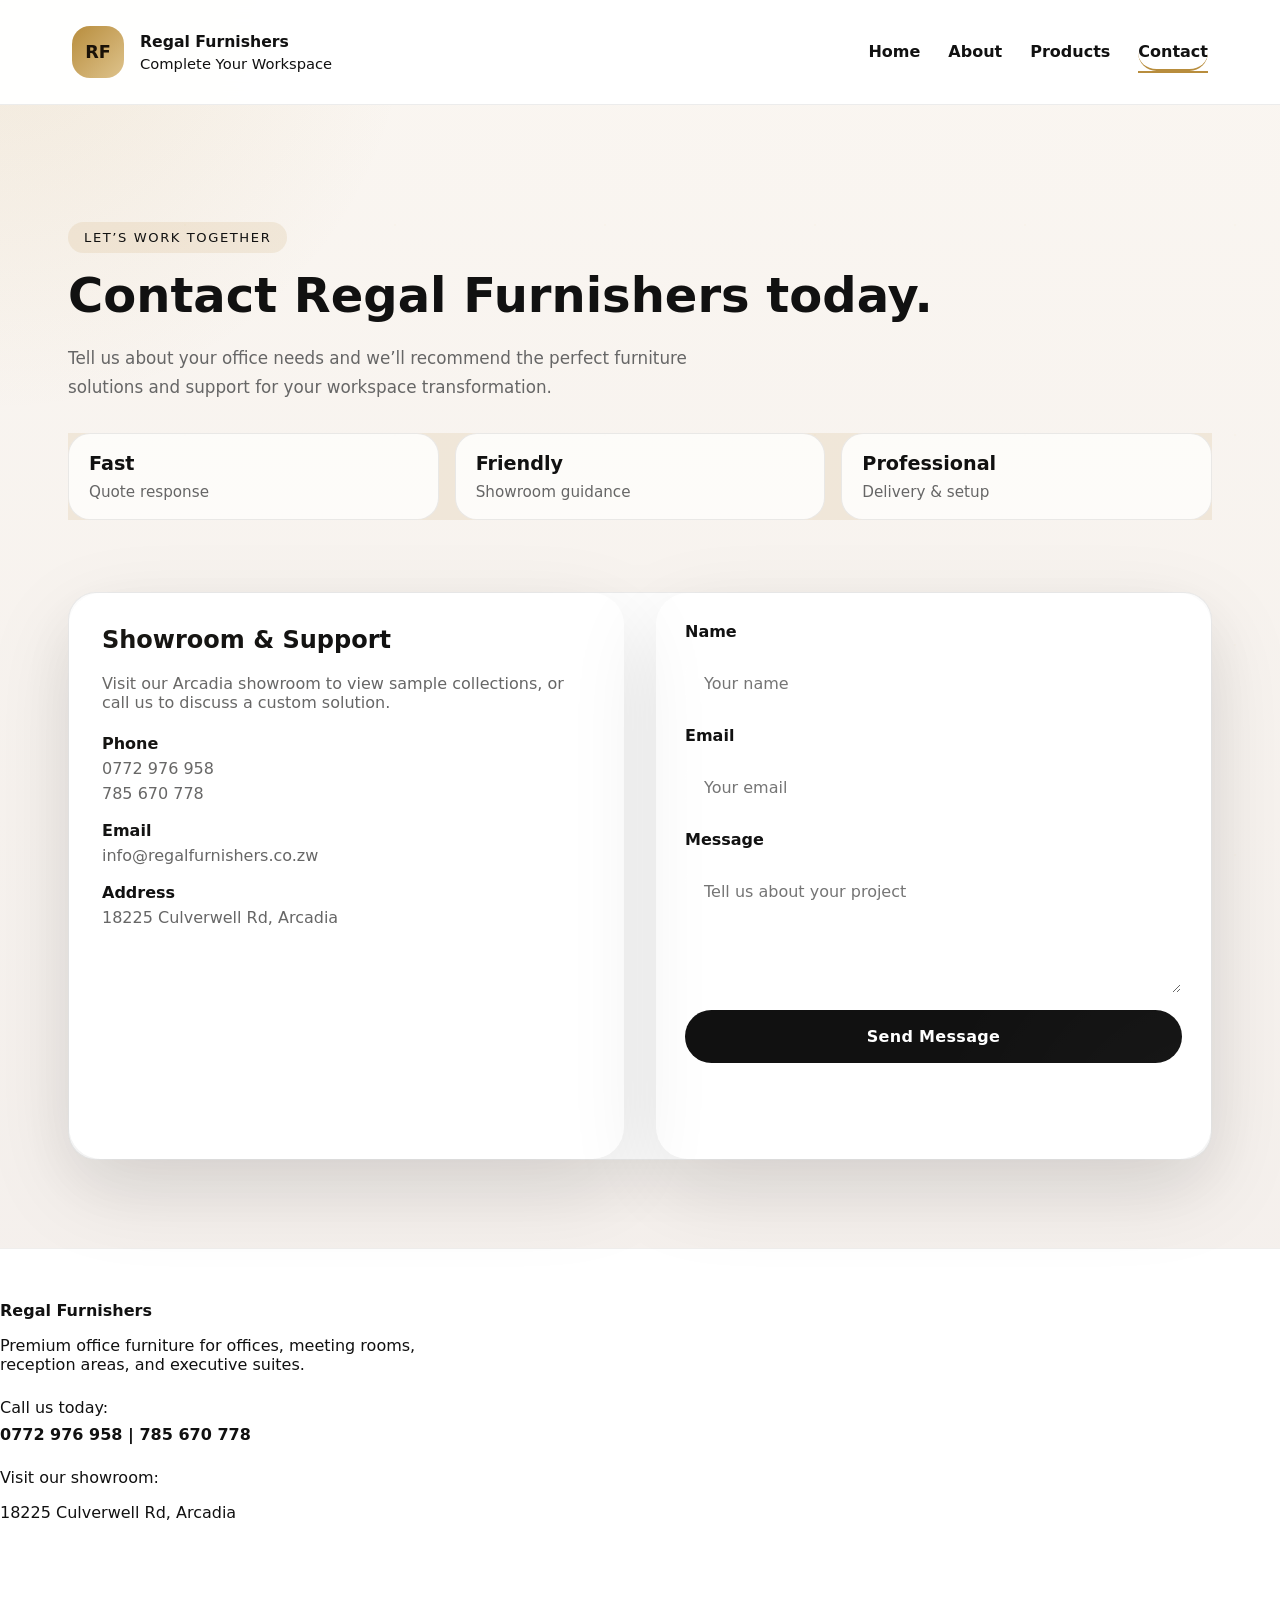
<file: contact.html>
<!DOCTYPE html>
<html lang="en">
  <head>
    <meta charset="UTF-8" />
    <meta name="viewport" content="width=device-width, initial-scale=1.0" />
    <title>Contact Regal Furnishers</title>
    <meta name="description" content="Get in touch with Regal Furnishers to request quotes, showroom visits, or custom office furniture solutions." />
    <link rel="stylesheet" href="styles.css" />
  </head>
  <body>
    <header class="site-header">
      <div class="header-inner">
        <a href="index.html" class="brand">
          <span class="brand-mark">RF</span>
          <div>
            <p class="brand-name">Regal Furnishers</p>
            <p class="brand-tag">Complete Your Workspace</p>
          </div>
        </a>
        <nav class="site-nav">
          <a href="index.html" class="nav-link">Home</a>
          <a href="about.html" class="nav-link">About</a>
          <a href="products.html" class="nav-link">Products</a>
          <a href="contact.html" class="nav-link active">Contact</a>
        </nav>
        <button class="menu-toggle" aria-label="Open navigation menu">☰</button>
      </div>
    </header>

    <main>
      <section class="page-heading reveal-up">
        <p class="section-label">Let’s work together</p>
        <h1>Contact Regal Furnishers today.</h1>
        <p class="hero-text">Tell us about your office needs and we’ll recommend the perfect furniture solutions and support for your workspace transformation.</p>
      </section>

      <section class="hero-badges reveal-up">
        <div class="badge">
          <strong>Fast</strong>
          <span>Quote response</span>
        </div>
        <div class="badge">
          <strong>Friendly</strong>
          <span>Showroom guidance</span>
        </div>
        <div class="badge">
          <strong>Professional</strong>
          <span>Delivery & setup</span>
        </div>
      </section>

      <section class="contact-panel reveal-up">
        <div class="contact-info">
          <h2>Showroom & Support</h2>
          <p>Visit our Arcadia showroom to view sample collections, or call us to discuss a custom solution.</p>
          <div class="contact-list">
            <div><strong>Phone</strong><span>0772 976 958</span><span>785 670 778</span></div>
            <div><strong>Email</strong><span>info@regalfurnishers.co.zw</span></div>
            <div><strong>Address</strong><span>18225 Culverwell Rd, Arcadia</span></div>
          </div>
        </div>
        <form id="contactForm" class="contact-form">
          <label for="name">Name</label>
          <input type="text" id="name" name="name" placeholder="Your name" required />

          <label for="email">Email</label>
          <input type="email" id="email" name="email" placeholder="Your email" required />

          <label for="message">Message</label>
          <textarea id="message" name="message" rows="5" placeholder="Tell us about your project" required></textarea>

          <button type="submit" class="btn btn-primary">Send Message</button>
          <p class="form-status" id="formStatus"></p>
        </form>
      </section>
    </main>

    <footer class="site-footer">
      <div>
        <p class="footer-title">Regal Furnishers</p>
        <p>Premium office furniture for offices, meeting rooms, reception areas, and executive suites.</p>
      </div>
      <div>
        <p class="footer-label">Call us today:</p>
        <p class="footer-contact">0772 976 958 | 785 670 778</p>
      </div>
      <div>
        <p class="footer-label">Visit our showroom:</p>
        <p>18225 Culverwell Rd, Arcadia</p>
      </div>
    </footer>

    <script src="script.js"></script>
  </body>
</html>
</file>
<file: styles.css>
:root {
  color-scheme: dark;
  --bg: #090807;
  --surface: #141212;
  --surface-alt: #1e1b19;
  --text: #f5eee7;
  --muted: #c1af95;
  --gold: #d2a43d;
  --gold-soft: #f1db9f;
  --border: rgba(255,255,255,0.08);
  --shadow: 0 20px 70px rgba(0,0,0,0.32);
}

* {
  box-sizing: border-box;
}

html {
  scroll-behavior: smooth;
}

body {
  margin: 0;
  min-height: 100vh;
  font-family: Inter, system-ui, -apple-system, BlinkMacSystemFont, 'Segoe UI', sans-serif;
  background: radial-gradient(circle at 15% 10%, rgba(210,164,61,0.12), transparent 30%),
              radial-gradient(circle at 75% 15%, rgba(255,255,255,0.05), transparent 18%),
              linear-gradient(180deg, #090807 0%, #0e0c0b 100%);
  background-attachment: fixed;
  color: var(--text);
  position: relative;
}

body::before {
  content: '';
  position: fixed;
  inset: 0;
  background-image:
    radial-gradient(circle, rgba(255,255,255,0.12) 1px, transparent 1px),
    radial-gradient(circle, rgba(210,164,61,0.12) 1px, transparent 1px);
  background-size: 120px 120px, 210px 210px;
  background-position: 0 0, 80px 120px;
  opacity: 0.22;
  pointer-events: none;
  z-index: 0;
}

img {
  width: 100%;
  display: block;
}

button,
input,
textarea {
  font: inherit;
}

button {
  cursor: pointer;
}

.site-header {
  position: sticky;
  top: 0;
  z-index: 20;
  background: rgba(255,250,244,0.92);
  border-bottom: 1px solid rgba(199,143,54,0.16);
  backdrop-filter: blur(14px);
}

.header-inner {
  max-width: 1200px;
  margin: 0 auto;
  padding: 20px 28px;
  display: flex;
  align-items: center;
  justify-content: space-between;
  gap: 20px;
}

.brand {
  display: flex;
  align-items: center;
  gap: 14px;
  text-decoration: none;
  color: inherit;
}

.brand-mark {
  width: 56px;
  height: 56px;
  display: grid;
  place-items: center;
  border-radius: 16px;
  background: linear-gradient(135deg, var(--gold), var(--gold-soft));
  color: #19130b;
  font-weight: 800;
  font-size: 1.25rem;
}

.brand-name {
  margin: 0;
  font-weight: 700;
  font-size: 0.98rem;
  color: #000;
}

.brand-tag {
  margin: 4px 0 0;
  color: #000;
  font-size: 0.92rem;
}

.site-nav {
  display: flex;
  gap: 24px;
  flex-wrap: wrap;
  transition: opacity 0.3s ease, transform 0.3s ease, max-height 0.35s ease;
}

.nav-link {
  text-decoration: none;
  color: #000;
  font-weight: 500;
  position: relative;
  padding: 8px 14px;
  border-radius: 999px;
  transition: color 0.25s ease, background 0.25s ease;
}

.nav-link:hover {
  background: rgba(255,255,255,0.12);
  color: #000;
}

.nav-link::after {
  content: '';
  position: absolute;
  left: 0;
  bottom: -4px;
  width: 100%;
  height: 2px;
  background: transparent;
  transition: background 0.3s ease;
}

.nav-link:hover,
.nav-link.active {
  color: #000;
}

.nav-link.active::after {
  background: var(--gold);
}

.menu-toggle {
  display: none;
  border: none;
  background: transparent;
  color: var(--text);
  font-size: 1.4rem;
  transition: transform 0.3s ease;
}

.menu-toggle.open {
  transform: rotate(90deg);
}

main {
  max-width: 1200px;
  margin: 0 auto;
  padding: 32px 28px 48px;
}

.section-label,
.eyebrow {
  display: inline-flex;
  align-items: center;
  justify-content: center;
  padding: 8px 16px;
  border-radius: 999px;
  background: rgba(210,164,61,0.14);
  color: var(--text);
  font-size: 0.82rem;
  letter-spacing: 0.12em;
  text-transform: uppercase;
  margin-bottom: 18px;
}

.hero-panel {
  display: grid;
  grid-template-columns: 1.1fr 0.9fr;
  gap: 40px;
  align-items: center;
  min-height: calc(100vh - 140px);
  background: rgba(255,255,255,0.02);
  border: 1px solid rgba(210,164,61,0.08);
  box-shadow: 0 40px 90px rgba(0,0,0,0.18);
  border-radius: 32px;
  padding: 24px;
  position: relative;
  overflow: hidden;
}

.hero-copy {
  padding: 30px;
  border-radius: 32px;
  background: rgba(255,255,255,0.04);
  border: 1px solid rgba(255,255,255,0.08);
  box-shadow: 0 40px 90px rgba(0,0,0,0.24);
  position: relative;
  overflow: hidden;
}

.hero-copy::before {
  content: '';
  position: absolute;
  inset: 0;
  background: radial-gradient(circle at top left, rgba(210,164,61,0.12), transparent 35%);
  pointer-events: none;
}

.hero-copy > * {
  position: relative;
  z-index: 1;
}

.hero-badges {
  display: grid;
  grid-template-columns: repeat(3, minmax(0, 1fr));
  gap: 16px;
  margin-top: 30px;
}

.badge {
  display: grid;
  gap: 8px;
  padding: 18px 20px;
  border-radius: 22px;
  background: rgba(255,255,255,0.05);
  border: 1px solid rgba(210,164,61,0.16);
  color: var(--text);
  transition: transform 0.25s ease, background 0.25s ease, border-color 0.25s ease;
}

.badge:hover {
  transform: translateY(-5px);
  background: rgba(255,255,255,0.08);
  border-color: rgba(210,164,61,0.28);
}

.badge strong {
  display: block;
  font-size: 1.2rem;
  font-weight: 800;
  color: var(--text);
}

.badge span {
  color: var(--muted);
  font-size: 0.95rem;
}

.value-panel {
  display: grid;
  grid-template-columns: 1.15fr 0.85fr;
  gap: 28px;
  padding: 32px;
  border-radius: 32px;
  background: rgba(255,255,255,0.06);
  border: 1px solid rgba(255,255,255,0.1);
  box-shadow: 0 40px 90px rgba(0,0,0,0.18);
}

.value-items {
  display: grid;
  grid-template-columns: repeat(3, minmax(0, 1fr));
  gap: 20px;
}

.value-card {
  padding: 24px;
  border-radius: 28px;
  background: rgba(255,255,255,0.04);
  border: 1px solid rgba(255,255,255,0.1);
  transition: transform 0.3s ease, box-shadow 0.3s ease, border-color 0.3s ease;
}

.value-card:hover {
  transform: translateY(-6px);
  box-shadow: 0 30px 70px rgba(0,0,0,0.18);
  border-color: rgba(210,164,61,0.25);
}

.value-card h3 {
  margin: 0 0 14px;
}

.hero-copy h1,
.page-heading h1,
.section-header h2 {
  font-size: clamp(3rem, 3.5vw, 4.6rem);
  line-height: 1.02;
  margin: 0 0 22px;
}

.hero-text,
.section-header p,
.about-copy p,
.product-card p,
.contact-info p,
.footer p {
  color: var(--muted);
  max-width: 720px;
}

.hero-actions {
  display: flex;
  gap: 18px;
  flex-wrap: wrap;
  margin-top: 28px;
}

.btn {
  display: inline-flex;
  align-items: center;
  justify-content: center;
  min-height: 52px;
  padding: 0 26px;
  border-radius: 999px;
  border: 1px solid transparent;
  text-decoration: none;
  font-weight: 700;
  transition: transform 0.25s ease, background 0.25s ease, color 0.25s ease, box-shadow 0.25s ease;
}

.btn:hover {
  transform: translateY(-3px);
  box-shadow: 0 18px 40px rgba(0,0,0,0.18);
}

.btn-outline:hover {
  color: #fff;
  background: rgba(255,255,255,0.08);
  border-color: rgba(255,255,255,0.24);
}

.btn-primary {
  background: var(--gold);
  color: #1f1810;
}

.btn-outline {
  background: transparent;
  color: var(--text);
  border-color: rgba(255,255,255,0.16);
}

.btn-wide {
  width: fit-content;
}

.hero-media {
  position: relative;
  border-radius: 32px;
  overflow: hidden;
  box-shadow: var(--shadow);
  animation: float 8s ease-in-out infinite;
}

.hero-media::before {
  content: '';
  position: absolute;
  inset: 0;
  background: linear-gradient(180deg, rgba(255,255,255,0.06), transparent 55%);
  pointer-events: none;
}

.hero-furniture-scene {
  position: absolute;
  left: 50%;
  top: 50%;
  width: 520px;
  height: 420px;
  transform: translate(-50%, -50%) rotateX(18deg) rotateY(-10deg);
  pointer-events: none;
  opacity: 0.28;
  display: grid;
  place-items: center;
  perspective: 1200px;
}

.scene-piece {
  position: absolute;
  border-radius: 18px;
  background: rgba(199,143,54,0.14);
  border: 1px solid rgba(49,41,30,0.13);
  box-shadow: 0 22px 70px rgba(49,41,30,0.15);
  transform-style: preserve-3d;
}

.scene-desk {
  width: 360px;
  height: 20px;
  top: 56%;
  left: 50%;
  transform: translate(-50%, -50%) rotateX(12deg) translateZ(0px);
}

.scene-chair {
  width: 120px;
  height: 150px;
  top: 42%;
  left: 28%;
  transform: translate(-50%, -50%) rotateY(14deg) rotateX(6deg) translateZ(20px);
}

.scene-lamp {
  width: 80px;
  height: 180px;
  top: 32%;
  left: 75%;
  transform: translate(-50%, -50%) rotateY(-12deg) rotateX(8deg) translateZ(10px);
}

.hero-furniture-scene,
.hero-furniture-scene .scene-piece {
  animation: furniture-hover 12s ease-in-out infinite;
}

@keyframes furniture-hover {
  0%, 100% { transform: translate(-50%, -50%) rotateX(18deg) rotateY(-10deg) translateZ(0); }
  50% { transform: translate(-50%, -50%) rotateX(20deg) rotateY(-12deg) translateZ(6px); }
}

.hero-media img {
  min-height: 450px;
  object-fit: cover;
  transition: transform 0.9s ease;
}

.hero-media:hover img {
  transform: scale(1.02);
}

.hero-panel,
.feature-card,
.value-panel,
.cta-section,
.contact-panel {
  position: relative;
  z-index: 1;
}

.hero-panel::before,
.feature-card::before,
.value-panel::before,
.cta-section::before,
.contact-panel::before {
  content: '';
  position: absolute;
  inset: 0;
  border-radius: inherit;
  background: radial-gradient(circle at top left, rgba(210,164,61,0.08), transparent 24%),
              radial-gradient(circle at bottom right, rgba(255,255,255,0.06), transparent 22%);
  opacity: 0.5;
  pointer-events: none;
  mix-blend-mode: screen;
}

.hero-panel::before {
  opacity: 0.4;
}

.hero-media::before {
  opacity: 0.35;
}

@keyframes float {
  0%, 100% { transform: translateY(0); }
  50% { transform: translateY(-10px); }
}

.feature-section,
.gallery-section,
.cta-section,
.page-heading,
.about-section,
.testimonial-section,
.products-grid,
.contact-panel {
  margin-top: 72px;
}

.section-header {
  max-width: 640px;
  margin-bottom: 30px;
}

.feature-grid {
  display: grid;
  grid-template-columns: repeat(2, minmax(0, 1fr));
  gap: 22px;
}

.feature-card {
  padding: 30px;
  border-radius: 28px;
  background: rgba(255,255,255,0.03);
  border: 1px solid rgba(255,255,255,0.08);
  transition: transform 0.3s ease, border-color 0.3s ease, box-shadow 0.3s ease;
}

.feature-card:hover {
  transform: translateY(-8px);
  box-shadow: 0 30px 80px rgba(0,0,0,0.22);
  border-color: rgba(210,164,61,0.25);
}

.feature-icon {
  display: inline-flex;
  align-items: center;
  justify-content: center;
  width: 54px;
  height: 54px;
  margin-bottom: 18px;
  border-radius: 18px;
  background: rgba(210,164,61,0.18);
  color: var(--gold);
  font-size: 1.35rem;
}

.gallery-grid,
.products-grid {
  display: grid;
  grid-template-columns: repeat(3, minmax(0, 1fr));
  gap: 24px;
}

.gallery-card,
.product-card {
  overflow: hidden;
  border-radius: 28px;
  background: linear-gradient(180deg, rgba(25,19,15,0.9), rgba(20,17,15,0.97));
  border: 1px solid rgba(255,255,255,0.08);
  box-shadow: var(--shadow);
  transition: transform 0.3s ease, border-color 0.3s ease, box-shadow 0.3s ease;
}

.gallery-card:hover,
.product-card:hover {
  transform: translateY(-6px);
  border-color: rgba(210,164,61,0.24);
}

.gallery-card img,
.product-card img {
  min-height: 240px;
  object-fit: cover;
}

.gallery-card p,
.product-card h3 {
  margin: 18px;
}

.product-card h3 {
  color: var(--text);
}

.product-card p {
  margin: 0 18px 22px;
  color: var(--muted);
}

.page-heading h1 {
  margin-bottom: 18px;
}

.about-section {
  display: grid;
  grid-template-columns: 1.1fr 0.9fr;
  gap: 34px;
  align-items: center;
}

.about-copy ul {
  margin: 24px 0 0;
  padding: 0;
  list-style: none;
  display: grid;
  gap: 12px;
}

.about-copy li {
  padding-left: 26px;
  position: relative;
}

.about-copy li::before {
  content: '';
  position: absolute;
  left: 0;
  top: 10px;
  width: 10px;
  height: 10px;
  border-radius: 50%;
  background: var(--gold);
}

.about-image {
  border-radius: 32px;
  overflow: hidden;
  box-shadow: var(--shadow);
}

.about-image img {
  min-height: 520px;
  object-fit: cover;
}

.testimonial-section {
  display: grid;
  place-items: center;
}

.testimonial-card {
  max-width: 860px;
  padding: 42px;
  border-radius: 32px;
  background: rgba(255,255,255,0.04);
  border: 1px solid rgba(255,255,255,0.08);
  box-shadow: var(--shadow);
}

.testimonial-card p {
  margin: 0;
  font-size: 1.05rem;
}

.testimonial-card span {
  display: block;
  margin-top: 24px;
  color: var(--text);
  font-weight: 700;
}

.cta-section {
  display: flex;
  align-items: center;
  justify-content: space-between;
  gap: 20px;
  padding: 40px;
  border-radius: 32px;
  background: linear-gradient(135deg, rgba(210,164,61,0.14), rgba(255,255,255,0.02));
  border: 1px solid rgba(255,255,255,0.12);
  box-shadow: var(--shadow);
}

.cta-section .btn-primary {
  padding: 18px 32px;
}

.cta-copy h2 {
  margin: 0;
}

.contact-panel {
  display: grid;
  grid-template-columns: 1fr 1fr;
  gap: 32px;
}

.contact-info {
  padding: 32px;
  border-radius: 32px;
  background: rgba(255,255,255,0.04);
  border: 1px solid rgba(255,255,255,0.08);
  box-shadow: var(--shadow);
}

.contact-info h2 {
  margin-top: 0;
}

.contact-list {
  display: grid;
  gap: 18px;
  margin-top: 22px;
}

.contact-list div {
  display: grid;
  gap: 6px;
  color: var(--muted);
}

.contact-list strong {
  color: var(--text);
}

.contact-form {
  display: grid;
  gap: 16px;
  padding: 28px;
  border-radius: 32px;
  background: rgba(255,255,255,0.04);
  border: 1px solid rgba(255,255,255,0.08);
  box-shadow: var(--shadow);
}

.contact-form label {
  font-weight: 700;
}

.contact-form input,
.contact-form textarea {
  width: 100%;
  padding: 16px 18px;
  border-radius: 18px;
  border: 1px solid rgba(255,255,255,0.1);
  background: rgba(255,255,255,0.05);
  color: var(--text);
}

.contact-form input:focus,
.contact-form textarea:focus {
  outline: none;
  border-color: rgba(210,164,61,0.8);
}

.form-status {
  min-height: 1.2rem;
  color: var(--text);
  font-weight: 600;
}

.site-footer {
  margin-top: 40px;
  padding: 40px 0 60px;
  border-top: 1px solid rgba(49,41,30,0.08);
}

.site-footer > div {
  max-width: 420px;
  margin-bottom: 24px;
}

.footer-title {
  margin: 0 0 12px;
  font-weight: 700;
}

.footer-label {
  margin: 0;
  color: var(--muted);
}

.footer-contact {
  margin: 8px 0 0;
  font-weight: 700;
}

.bottom-cta {
  position: fixed;
  left: 0;
  right: 0;
  bottom: 0;
  z-index: 30;
  padding: 10px 16px;
  backdrop-filter: blur(14px);
  background: rgba(255,250,244,0.94);
  box-shadow: 0 -18px 40px rgba(49,41,30,0.1);
  transition: transform 0.3s ease, opacity 0.3s ease;
}

.bottom-cta.hidden {
  transform: translateY(100%);
  opacity: 0;
}

.bottom-cta__inner {
  max-width: 1200px;
  margin: 0 auto;
  display: flex;
  align-items: center;
  justify-content: space-between;
  gap: 18px;
  padding: 16px 22px;
  border-radius: 28px;
  background: rgba(18,15,13,0.94);
  border: 1px solid rgba(255,255,255,0.08);
}

.bottom-cta__inner p {
  margin: 0;
  color: var(--text);
  font-weight: 600;
}

.bottom-cta__inner a {
  min-height: 46px;
  padding: 0 24px;
}

@media (max-width: 720px) {
  .bottom-cta {
    padding: 12px 14px;
  }
  .bottom-cta__inner {
    flex-direction: column;
    align-items: stretch;
    text-align: center;
  }
  .bottom-cta__inner a {
    width: 100%;
  }
}

.reveal-up {
  opacity: 0;
  transform: translateY(24px);
  visibility: hidden;
}

.reveal-up.visible {
  animation: revealUp 0.85s ease forwards;
}

.reveal-up.visible:nth-of-type(1) { animation-delay: 0.1s; }
.reveal-up.visible:nth-of-type(2) { animation-delay: 0.18s; }
.reveal-up.visible:nth-of-type(3) { animation-delay: 0.26s; }
.reveal-up.visible:nth-of-type(4) { animation-delay: 0.34s; }

@keyframes revealUp {
  to { transform: translateY(0); opacity: 1; visibility: visible; }
}


@media (max-width: 1024px) {
  .hero-panel,
  .about-section,
  .contact-panel,
  .cta-section {
    grid-template-columns: 1fr;
  }
  .gallery-grid,
  .products-grid,
  .feature-grid {
    grid-template-columns: repeat(2, minmax(0, 1fr));
  }
  .hero-media img {
    min-height: 360px;
  }
  .video-showcase {
    grid-template-columns: 1fr;
  }
}

@media (max-width: 720px) {
  .site-header {
    background: rgba(255,250,244,0.96);
    border-bottom: 1px solid rgba(49,41,30,0.12);
  }
  .header-inner {
    flex-direction: column;
    align-items: stretch;
    padding: 18px 16px;
  }
  .site-nav {
    display: flex;
    flex-direction: column;
    max-height: none;
    opacity: 1;
    overflow: visible;
    justify-content: center;
    gap: 14px;
    transform: none;
    margin-top: 18px;
  }
  .menu-toggle {
    display: none;
  }
  .site-nav.active {
    max-height: none;
    opacity: 1;
    transform: none;
    margin-top: 18px;
  }
  .nav-link {
    color: #000;
    padding: 12px 14px;
    background: rgba(255,255,255,0.9);
    border-radius: 18px;
  }
  .nav-link:hover,
  .nav-link.active {
    color: #000;
    background: rgba(49,41,30,0.08);
  }
  .hero-panel,
  .about-section,
  .contact-panel,
  .cta-section,
  .value-panel {
    grid-template-columns: 1fr;
  }
  .gallery-grid,
  .products-grid,
  .feature-grid,
  .value-items,
  .hero-badges {
    grid-template-columns: 1fr;
  }
  .video-showcase {
    gap: 24px;
  }
  .video-frame {
    min-height: 320px;
  }
  .video-showcase h2 {
    font-size: 2.4rem;
  }
  .hero-copy {
    padding: 20px;
  }
  .hero-media img {
    min-height: 300px;
  }
  .hero-badges {
    gap: 12px;
  }
  .badge {
    padding: 16px 18px;
  }
  .hero-actions {
    flex-direction: column;
    gap: 14px;
  }
  .btn {
    width: 100%;
  }
  .feature-card,
  .testimonial-card,
  .contact-panel,
  .value-panel,
  .about-section {
    padding: 24px;
  }
  main {
    padding: 24px 16px 40px;
  }
  .bottom-cta__inner {
    padding: 16px 18px;
  }
  .site-footer {
    padding: 32px 0 48px;
  }
}

@media (max-width: 520px) {
  .hero-copy h1,
  .page-heading h1,
  .section-header h2 {
    font-size: 2.6rem;
  }
  .header-inner {
    padding: 18px 16px;
  }
  .hero-actions {
    flex-direction: column;
  }
  .btn {
    width: 100%;
  }
}

:root {
  --bg: #f9f5ef;
  --surface: #ffffff;
  --surface-alt: #f4f0eb;
  --text: #111111;
  --muted: #666666;
  --gold: #b88d3d;
  --gold-soft: #dec38c;
  --border: rgba(17,17,17,0.08);
  --shadow: 0 30px 90px rgba(19,19,19,0.1);
}

body {
  background: radial-gradient(circle at top left, rgba(184,141,61,0.12), transparent 20%),
              linear-gradient(180deg, #faf6f1 0%, #f3eeeb 100%);
  color: var(--text);
}

.site-header {
  background: rgba(255,255,255,0.96);
  border-bottom: 1px solid rgba(17,17,17,0.08);
}

.header-inner {
  max-width: 1200px;
  margin: 0 auto;
  padding: 26px 32px;
  display: flex;
  align-items: center;
  justify-content: space-between;
  gap: 20px;
}

.brand {
  display: flex;
  align-items: center;
  gap: 16px;
  color: var(--text);
}

.brand-mark {
  width: 52px;
  height: 52px;
  display: grid;
  place-items: center;
  border-radius: 18px;
  background: linear-gradient(135deg, var(--gold), var(--gold-soft));
  color: #1a1208;
  font-weight: 800;
  font-size: 1.1rem;
}

.brand-name,
.brand-tag {
  color: #111111;
}

.site-nav {
  display: flex;
  gap: 28px;
  align-items: center;
  flex-wrap: wrap;
}

.nav-link {
  text-decoration: none;
  color: var(--text);
  font-weight: 600;
  padding: 8px 0;
  border-bottom: 2px solid transparent;
  transition: border-color 0.25s ease, color 0.25s ease;
}

.nav-link:hover,
.nav-link.active {
  border-color: var(--gold);
  color: var(--text);
}

.menu-toggle {
  display: none;
}

.hero-panel {
  display: grid;
  grid-template-columns: 1.05fr 0.95fr;
  gap: 36px;
  align-items: center;
  min-height: calc(100vh - 180px);
  padding: 44px;
  border-radius: 40px;
  background: rgba(255,255,255,0.85);
  border: 1px solid rgba(17,17,17,0.06);
  box-shadow: var(--shadow);
}

.hero-copy {
  padding-right: 10px;
}

.hero-copy .eyebrow {
  font-size: 0.82rem;
  letter-spacing: 0.18em;
  text-transform: uppercase;
  color: var(--muted);
  margin-bottom: 24px;
}

.hero-copy h1 {
  margin: 0;
  font-size: clamp(3rem, 5vw, 4.5rem);
  line-height: 1.02;
  letter-spacing: -0.04em;
}

.hero-text {
  margin-top: 24px;
  max-width: 620px;
  line-height: 1.75;
  color: var(--muted);
  font-size: 1.05rem;
}

.hero-actions {
  display: flex;
  gap: 18px;
  margin-top: 34px;
  flex-wrap: wrap;
}

.btn {
  border-radius: 999px;
  padding: 16px 28px;
  font-weight: 700;
  letter-spacing: 0.02em;
}

.btn-primary {
  background: var(--text);
  color: #fff;
  border: 1px solid transparent;
}

.btn-outline {
  background: transparent;
  color: var(--text);
  border: 1px solid rgba(17,17,17,0.12);
}

.hero-highlights {
  display: grid;
  grid-template-columns: repeat(3, minmax(0, 1fr));
  gap: 16px;
  margin-top: 44px;
}

.hero-highlights div {
  background: rgba(17,17,17,0.04);
  padding: 22px 24px;
  border-radius: 22px;
}

.hero-highlights strong {
  display: block;
  margin-bottom: 8px;
  color: var(--text);
}

.hero-highlights span {
  color: var(--muted);
  font-size: 0.95rem;
}

.hero-media {
  position: relative;
  min-height: 560px;
  border-radius: 32px;
  overflow: hidden;
  box-shadow: 0 30px 80px rgba(19,19,19,0.14);
}

.hero-media img {
  width: 100%;
  height: 100%;
  object-fit: cover;
  display: block;
}

.video-showcase {
  display: grid;
  grid-template-columns: 1fr 1fr;
  gap: 32px;
  align-items: center;
  margin-top: 48px;
}

.video-content {
  max-width: 520px;
}

.video-content .section-label {
  margin-bottom: 18px;
}

.video-showcase h2 {
  font-size: clamp(2.4rem, 3.2vw, 3.4rem);
  margin: 0 0 20px;
}

.video-showcase .hero-text {
  margin-bottom: 28px;
}

.video-frame {
  position: relative;
  overflow: hidden;
  border-radius: 32px;
  min-height: 420px;
  box-shadow: 0 40px 110px rgba(19,19,19,0.12);
  background: #111;
}

.video-frame video {
  width: 100%;
  height: 100%;
  object-fit: cover;
  display: block;
}

.video-frame::after {
  content: '';
  position: absolute;
  inset: 0;
  background: linear-gradient(180deg, rgba(17,17,17,0.02) 0%, rgba(17,17,17,0.18) 100%);
  pointer-events: none;
}

.hero-tag {
  position: absolute;
  left: 24px;
  bottom: 24px;
  z-index: 1;
  display: inline-flex;
  align-items: center;
  justify-content: center;
  padding: 12px 18px;
  border-radius: 999px;
  background: rgba(255,255,255,0.94);
  color: var(--text);
  font-weight: 700;
  letter-spacing: 0.05em;
  text-transform: uppercase;
  font-size: 0.78rem;
}

.category-strip {
  display: grid;
  grid-template-columns: repeat(4, minmax(0, 1fr));
  gap: 18px;
  margin-top: 42px;
}

.category-card {
  padding: 28px 26px;
  border-radius: 28px;
  background: #fff;
  border: 1px solid rgba(17,17,17,0.08);
  box-shadow: 0 20px 50px rgba(19,19,19,0.06);
}

.category-label {
  margin: 0;
  color: var(--muted);
  font-size: 0.82rem;
  text-transform: uppercase;
  letter-spacing: 0.18em;
}

.category-card h3 {
  margin: 14px 0 0;
  font-size: 1.45rem;
}

.section-header h2 {
  font-size: clamp(2.4rem, 3.5vw, 3.4rem);
  margin: 0;
}

.feature-section,
.gallery-section,
.value-panel {
  margin-top: 68px;
}

.feature-card,
.testimonial-card,
.contact-panel,
.value-panel,
.about-section {
  border-radius: 28px;
  background: #ffffff;
  border: 1px solid rgba(17,17,17,0.08);
  box-shadow: 0 24px 70px rgba(19,19,19,0.06);
}

.feature-card {
  padding: 32px;
}

.feature-icon {
  font-size: 1.6rem;
  display: inline-flex;
  align-items: center;
  justify-content: center;
  width: 52px;
  height: 52px;
  border-radius: 16px;
  background: rgba(184,141,61,0.12);
}

.feature-card h3 {
  margin: 18px 0 12px;
}

.gallery-grid {
  grid-template-columns: repeat(3, minmax(0, 1fr));
  gap: 24px;
}

.gallery-card {
  border-radius: 28px;
  overflow: hidden;
  background: #fff;
  color: var(--text);
  box-shadow: 0 28px 90px rgba(19,19,19,0.08);
}

.gallery-card img {
  min-height: 300px;
  object-fit: cover;
}

.gallery-card p {
  padding: 24px;
  margin: 0;
  color: var(--muted);
}

.hero-badges,
.section-label,
.eyebrow {
  background: rgba(184,141,61,0.12);
  color: var(--text);
}

.badge {
  background: rgba(255,255,255,0.82);
  border: 1px solid rgba(17,17,17,0.08);
}

.site-footer {
  padding: 52px 0 72px;
  background: #fff;
  color: var(--text);
}

.site-footer p,
.site-footer .footer-title,
.site-footer .footer-label {
  color: var(--text);
}

.footer-contact {
  font-weight: 700;
}

@media (max-width: 1024px) {
  .hero-panel {
    grid-template-columns: 1fr;
    min-height: auto;
    padding: 36px;
  }
  .hero-media {
    min-height: 420px;
  }
  .category-strip {
    grid-template-columns: repeat(2, minmax(0, 1fr));
  }
}

@media (max-width: 720px) {
  .site-header {
    background: transparent;
    border-bottom: none;
  }
  .header-inner {
    padding: 18px 16px;
    flex-direction: column;
    align-items: stretch;
  }
  .site-nav {
    justify-content: space-between;
    gap: 14px;
  }
  .hero-panel {
    padding: 28px;
  }
  .hero-highlights {
    grid-template-columns: 1fr;
  }
  .category-strip {
    grid-template-columns: 1fr;
  }
  .gallery-grid {
    grid-template-columns: 1fr;
  }
  .hero-media {
    min-height: 320px;
  }
}

@media (max-width: 520px) {
  .hero-copy h1,
  .page-heading h1,
  .section-header h2 {
    font-size: 2.6rem;
  }
  .header-inner {
    padding: 18px 16px;
  }
  .hero-actions {
    flex-direction: column;
  }
  .btn {
    width: 100%;
  }
}
</file>
